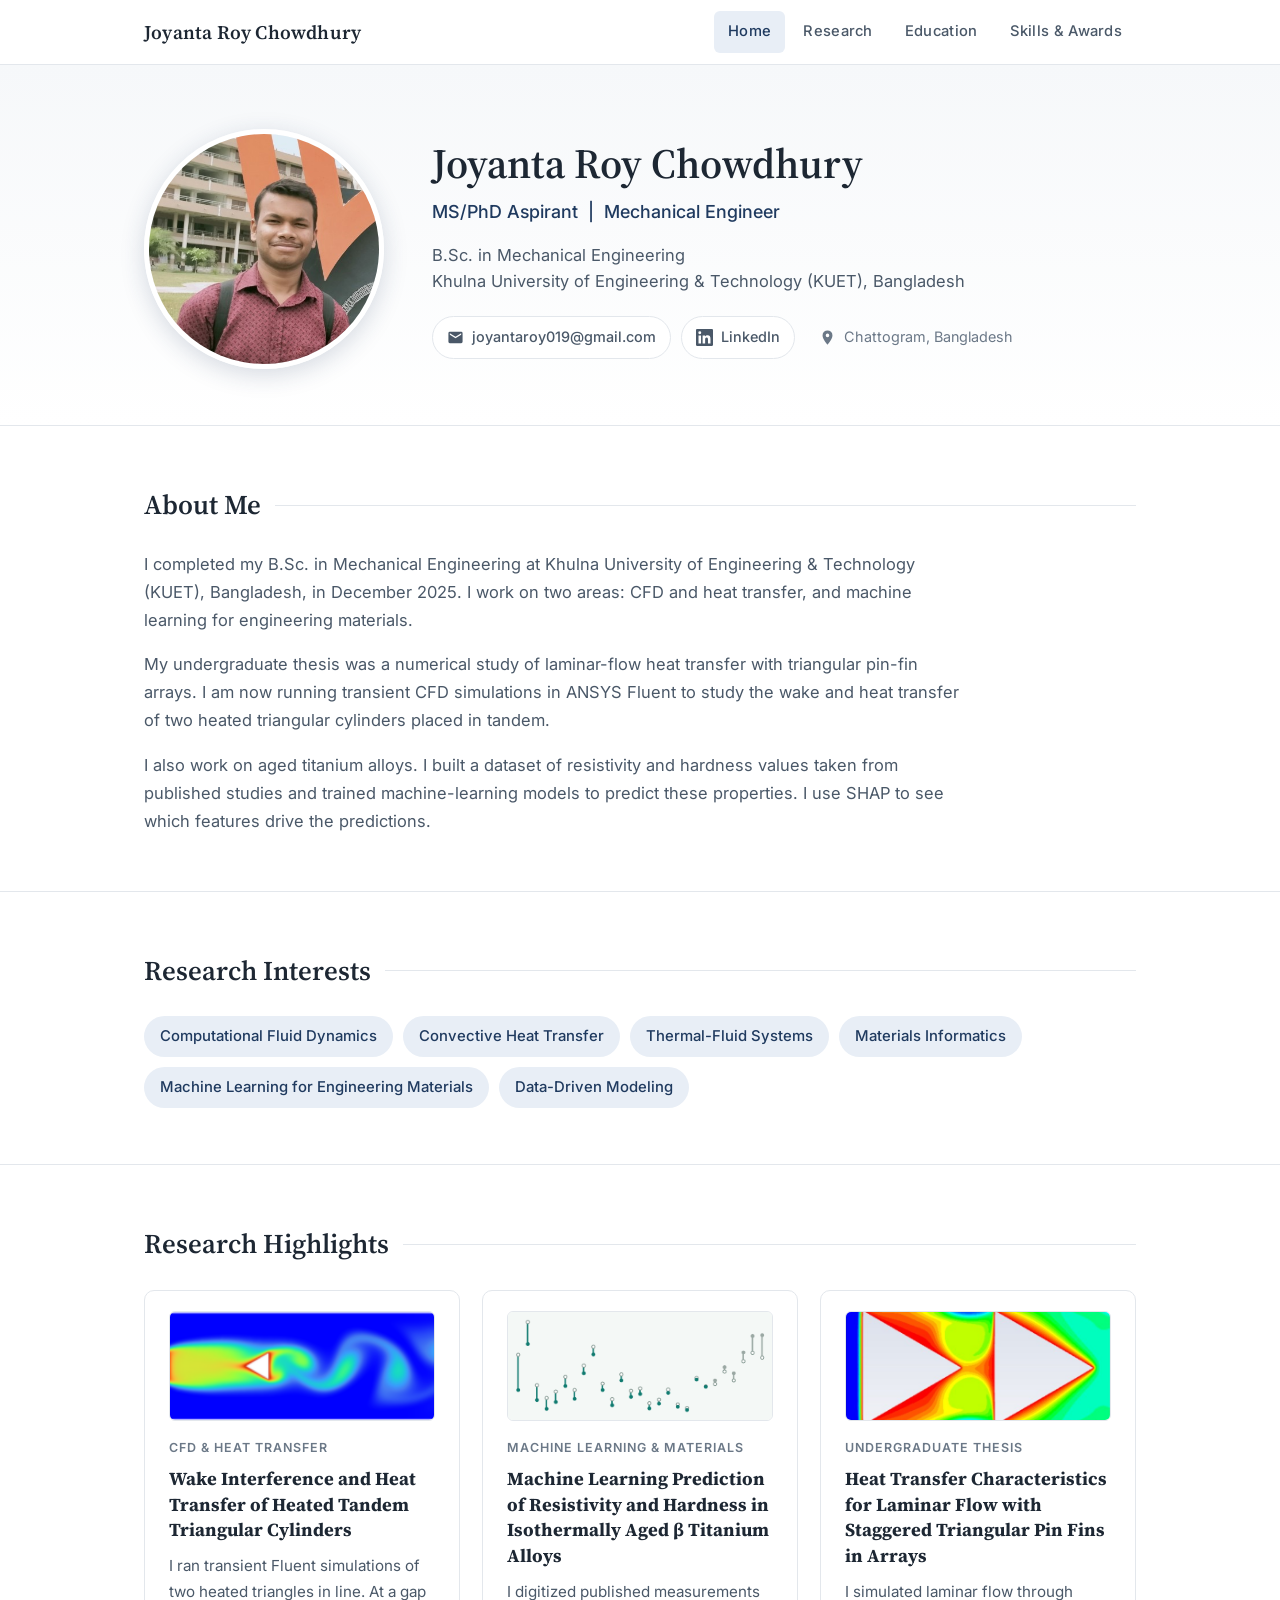
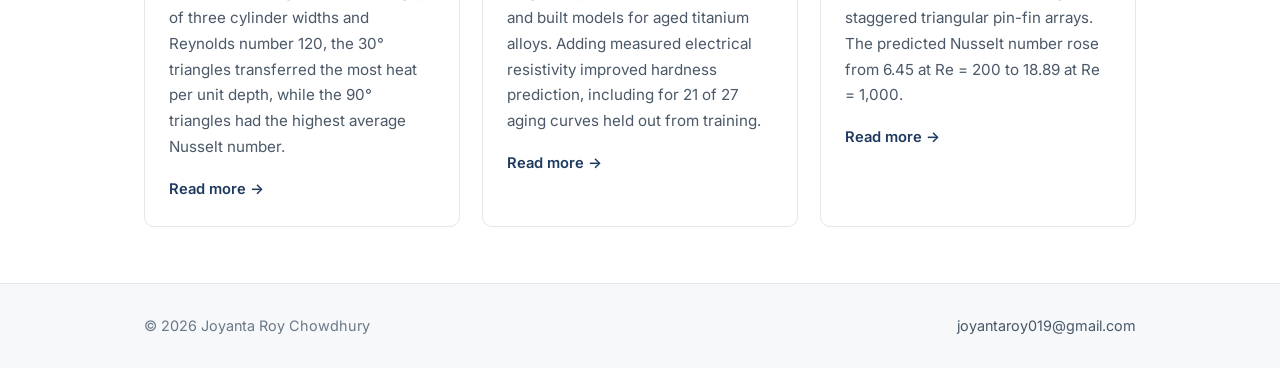
<file: index.html>
<!DOCTYPE html>
<html lang="en">
<head>
  <meta charset="UTF-8">
  <meta name="viewport" content="width=device-width, initial-scale=1.0">
  <title>Joyanta Roy Chowdhury</title>
  <meta name="description" content="Joyanta Roy Chowdhury, Mechanical Engineer (KUET). Research in computational fluid dynamics, convective heat transfer, and machine learning for engineering materials.">
  <meta property="og:title" content="Joyanta Roy Chowdhury">
  <meta property="og:description" content="MS/PhD Aspirant | Mechanical Engineer. CFD, heat transfer, and machine learning for engineering materials.">
  <meta property="og:image" content="https://joyanta23.github.io/assets/img/profile.jpg">
  <meta property="og:type" content="website">
  <link rel="icon" href="data:image/svg+xml,<svg xmlns='http://www.w3.org/2000/svg' viewBox='0 0 64 64'><rect width='64' height='64' rx='12' fill='%231f3a5f'/><text x='32' y='43' font-family='Georgia,serif' font-size='32' font-weight='600' fill='white' text-anchor='middle'>JR</text></svg>">
  <link rel="preconnect" href="https://fonts.googleapis.com">
  <link rel="preconnect" href="https://fonts.gstatic.com" crossorigin>
  <link href="https://fonts.googleapis.com/css2?family=Inter:wght@400;500;600&family=Source+Serif+4:wght@400;600&display=swap" rel="stylesheet">
  <link rel="stylesheet" href="assets/css/style.css">
</head>
<body>

  <header class="site-header">
    <div class="container nav-wrap">
      <a class="brand" href="index.html">Joyanta Roy Chowdhury</a>
      <button class="nav-toggle" aria-label="Open menu" aria-expanded="false"><span></span><span></span><span></span></button>
      <ul class="nav-links">
        <li><a href="index.html" class="active">Home</a></li>
        <li><a href="research.html">Research</a></li>
        <li><a href="education.html">Education</a></li>
        <li><a href="skills.html">Skills &amp; Awards</a></li>
      </ul>
    </div>
  </header>

  <section class="hero">
    <div class="container hero-grid">
      <img class="hero-photo" src="assets/img/profile.jpg" alt="Joyanta Roy Chowdhury">
      <div>
        <h1>Joyanta Roy Chowdhury</h1>
        <p class="tagline">MS/PhD Aspirant &nbsp;|&nbsp; Mechanical Engineer</p>
        <p class="affiliation">B.Sc. in Mechanical Engineering<br>Khulna University of Engineering &amp; Technology (KUET), Bangladesh</p>
        <div class="contact-row">
          <a href="mailto:joyantaroy019@gmail.com">
            <svg viewBox="0 0 24 24" aria-hidden="true"><path d="M20 4H4a2 2 0 0 0-2 2v12a2 2 0 0 0 2 2h16a2 2 0 0 0 2-2V6a2 2 0 0 0-2-2zm0 4.2-8 5-8-5V6l8 5 8-5v2.2z"/></svg>
            joyantaroy019@gmail.com
          </a>
          <a href="https://www.linkedin.com/in/joyanta-roy-chowdhury" target="_blank" rel="noopener">
            <svg viewBox="0 0 24 24" aria-hidden="true"><path d="M20.45 20.45h-3.56v-5.57c0-1.33-.02-3.04-1.85-3.04-1.86 0-2.14 1.45-2.14 2.94v5.67H9.34V9h3.42v1.56h.05c.48-.9 1.64-1.85 3.37-1.85 3.6 0 4.27 2.37 4.27 5.46v6.28zM5.34 7.43a2.06 2.06 0 1 1 0-4.13 2.06 2.06 0 0 1 0 4.13zM7.12 20.45H3.56V9h3.56v11.45zM22.22 0H1.77C.79 0 0 .77 0 1.73v20.54C0 23.23.79 24 1.77 24h20.45c.98 0 1.78-.77 1.78-1.73V1.73C24 .77 23.2 0 22.22 0z"/></svg>
            LinkedIn
          </a>
          <span style="display:inline-flex;align-items:center;gap:8px;padding:8px 14px;color:var(--muted);font-size:0.9rem;">
            <svg viewBox="0 0 24 24" aria-hidden="true" style="width:17px;height:17px;fill:currentColor"><path d="M12 2a7 7 0 0 0-7 7c0 5.25 7 13 7 13s7-7.75 7-13a7 7 0 0 0-7-7zm0 9.5A2.5 2.5 0 1 1 12 6.5a2.5 2.5 0 0 1 0 5z"/></svg>
            Chattogram, Bangladesh
          </span>
        </div>
      </div>
    </div>
  </section>

  <main>
    <section class="section">
      <div class="container">
        <h2 class="section-title">About Me</h2>
        <div class="lead">
          <p>I completed my B.Sc. in Mechanical Engineering at Khulna University of Engineering &amp; Technology (KUET), Bangladesh, in December 2025. I work on two areas: CFD and heat transfer, and machine learning for engineering materials.</p>
          <p>My undergraduate thesis was a numerical study of laminar-flow heat transfer with triangular pin-fin arrays. I am now running transient CFD simulations in ANSYS Fluent to study the wake and heat transfer of two heated triangular cylinders placed in tandem.</p>
          <p>I also work on aged titanium alloys. I built a dataset of resistivity and hardness values taken from published studies and trained machine-learning models to predict these properties. I use SHAP to see which features drive the predictions.</p>
        </div>
      </div>
    </section>

    <section class="section">
      <div class="container">
        <h2 class="section-title">Research Interests</h2>
        <ul class="chips">
          <li>Computational Fluid Dynamics</li>
          <li>Convective Heat Transfer</li>
          <li>Thermal-Fluid Systems</li>
          <li>Materials Informatics</li>
          <li>Machine Learning for Engineering Materials</li>
          <li>Data-Driven Modeling</li>
        </ul>
      </div>
    </section>

    <section class="section">
      <div class="container">
        <h2 class="section-title">Research Highlights</h2>
        <div class="card-grid">
          <article class="card">
            <img class="card-thumb" src="assets/img/cfd-temperature.png" alt="Temperature field behind heated tandem triangular cylinders">
            <p class="kicker">CFD &amp; Heat Transfer</p>
            <h3>Wake Interference and Heat Transfer of Heated Tandem Triangular Cylinders</h3>
            <p>I ran transient Fluent simulations of two heated triangles in line. At a gap of three cylinder widths and Reynolds number 120, the 30° triangles transferred the most heat per unit depth, while the 90° triangles had the highest average Nusselt number.</p>
            <a class="more" href="research-tandem.html">Read more &rarr;</a>
          </article>
          <article class="card">
            <img class="card-thumb" src="assets/img/titanium-curves.png" alt="Hardness prediction error for 27 unseen aging curves, without and with measured resistivity">
            <p class="kicker">Machine Learning &amp; Materials</p>
            <h3>Machine Learning Prediction of Resistivity and Hardness in Isothermally Aged β Titanium Alloys</h3>
            <p>I digitized published measurements and built models for aged titanium alloys. Adding measured electrical resistivity improved hardness prediction, including for 21 of 27 aging curves held out from training.</p>
            <a class="more" href="research-titanium.html">Read more &rarr;</a>
          </article>
          <article class="card">
            <img class="card-thumb" src="assets/img/thesis-temperature.png" alt="Temperature contour around staggered triangular pin fins at Re = 200">
            <p class="kicker">Undergraduate Thesis</p>
            <h3>Heat Transfer Characteristics for Laminar Flow with Staggered Triangular Pin Fins in Arrays</h3>
            <p>I simulated laminar flow through staggered triangular pin-fin arrays. The predicted Nusselt number rose from 6.45 at Re = 200 to 18.89 at Re = 1,000.</p>
            <a class="more" href="research-thesis.html">Read more &rarr;</a>
          </article>
        </div>
      </div>
    </section>
  </main>

  <footer class="site-footer">
    <div class="container footer-wrap">
      <span>&copy; 2026 Joyanta Roy Chowdhury</span>
      <span><a href="mailto:joyantaroy019@gmail.com">joyantaroy019@gmail.com</a></span>
    </div>
  </footer>

  <script src="assets/js/main.js"></script>
</body>
</html>
</file>
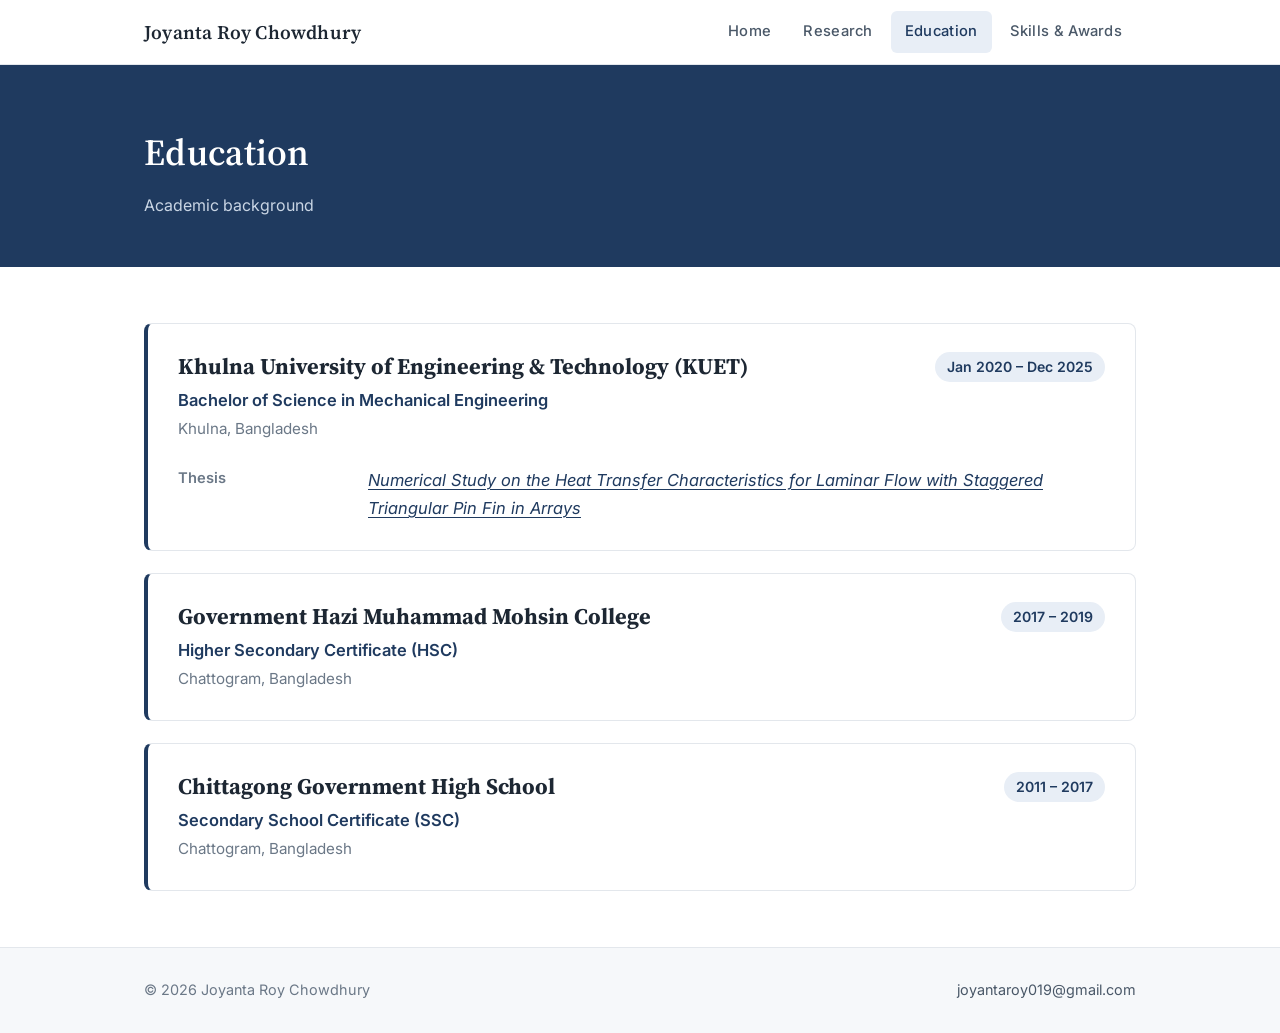
<file: education.html>
<!DOCTYPE html>
<html lang="en">
<head>
  <meta charset="UTF-8">
  <meta name="viewport" content="width=device-width, initial-scale=1.0">
  <title>Education | Joyanta Roy Chowdhury</title>
  <meta name="description" content="Education of Joyanta Roy Chowdhury: B.Sc. in Mechanical Engineering, Khulna University of Engineering & Technology (KUET).">
  <link rel="icon" href="data:image/svg+xml,<svg xmlns='http://www.w3.org/2000/svg' viewBox='0 0 64 64'><rect width='64' height='64' rx='12' fill='%231f3a5f'/><text x='32' y='43' font-family='Georgia,serif' font-size='32' font-weight='600' fill='white' text-anchor='middle'>JR</text></svg>">
  <link rel="preconnect" href="https://fonts.googleapis.com">
  <link rel="preconnect" href="https://fonts.gstatic.com" crossorigin>
  <link href="https://fonts.googleapis.com/css2?family=Inter:wght@400;500;600&family=Source+Serif+4:wght@400;600&display=swap" rel="stylesheet">
  <link rel="stylesheet" href="assets/css/style.css?v=6d87db7">
  <style>.edu + .edu { margin-top: 22px; }</style>
</head>
<body>

  <header class="site-header">
    <div class="container nav-wrap">
      <a class="brand" href="index.html">Joyanta Roy Chowdhury</a>
      <button class="nav-toggle" aria-label="Open menu" aria-expanded="false"><span></span><span></span><span></span></button>
      <ul class="nav-links">
        <li><a href="index.html">Home</a></li>
        <li><a href="research.html">Research</a></li>
        <li><a href="education.html" class="active">Education</a></li>
        <li><a href="skills.html">Skills &amp; Awards</a></li>
      </ul>
    </div>
  </header>

  <div class="page-banner">
    <div class="container">
      <h1>Education</h1>
      <p>Academic background</p>
    </div>
  </div>

  <main class="section">
    <div class="container">
      <article class="edu">
        <div>
          <h2>Khulna University of Engineering &amp; Technology (KUET)</h2>
          <p class="degree">Bachelor of Science in Mechanical Engineering</p>
          <p class="where">Khulna, Bangladesh</p>
        </div>
        <span class="date">Jan 2020 – Dec 2025</span>
        <div class="details">
          <dl class="kv">
            <dt>Thesis</dt>
            <dd><a href="research-thesis.html"><em>Numerical Study on the Heat Transfer Characteristics for Laminar Flow with Staggered Triangular Pin Fin in Arrays</em></a></dd>
          </dl>
        </div>
      </article>

      <article class="edu">
        <div>
          <h2>Government Hazi Muhammad Mohsin College</h2>
          <p class="degree">Higher Secondary Certificate (HSC)</p>
          <p class="where">Chattogram, Bangladesh</p>
        </div>
        <span class="date">2017 – 2019</span>
      </article>

      <article class="edu">
        <div>
          <h2>Chittagong Government High School</h2>
          <p class="degree">Secondary School Certificate (SSC)</p>
          <p class="where">Chattogram, Bangladesh</p>
        </div>
        <span class="date">2011 – 2017</span>
      </article>
    </div>
  </main>

  <footer class="site-footer">
    <div class="container footer-wrap">
      <span>&copy; 2026 Joyanta Roy Chowdhury</span>
      <span><a href="mailto:joyantaroy019@gmail.com">joyantaroy019@gmail.com</a></span>
    </div>
  </footer>

  <script src="assets/js/main.js"></script>
</body>
</html>
</file>
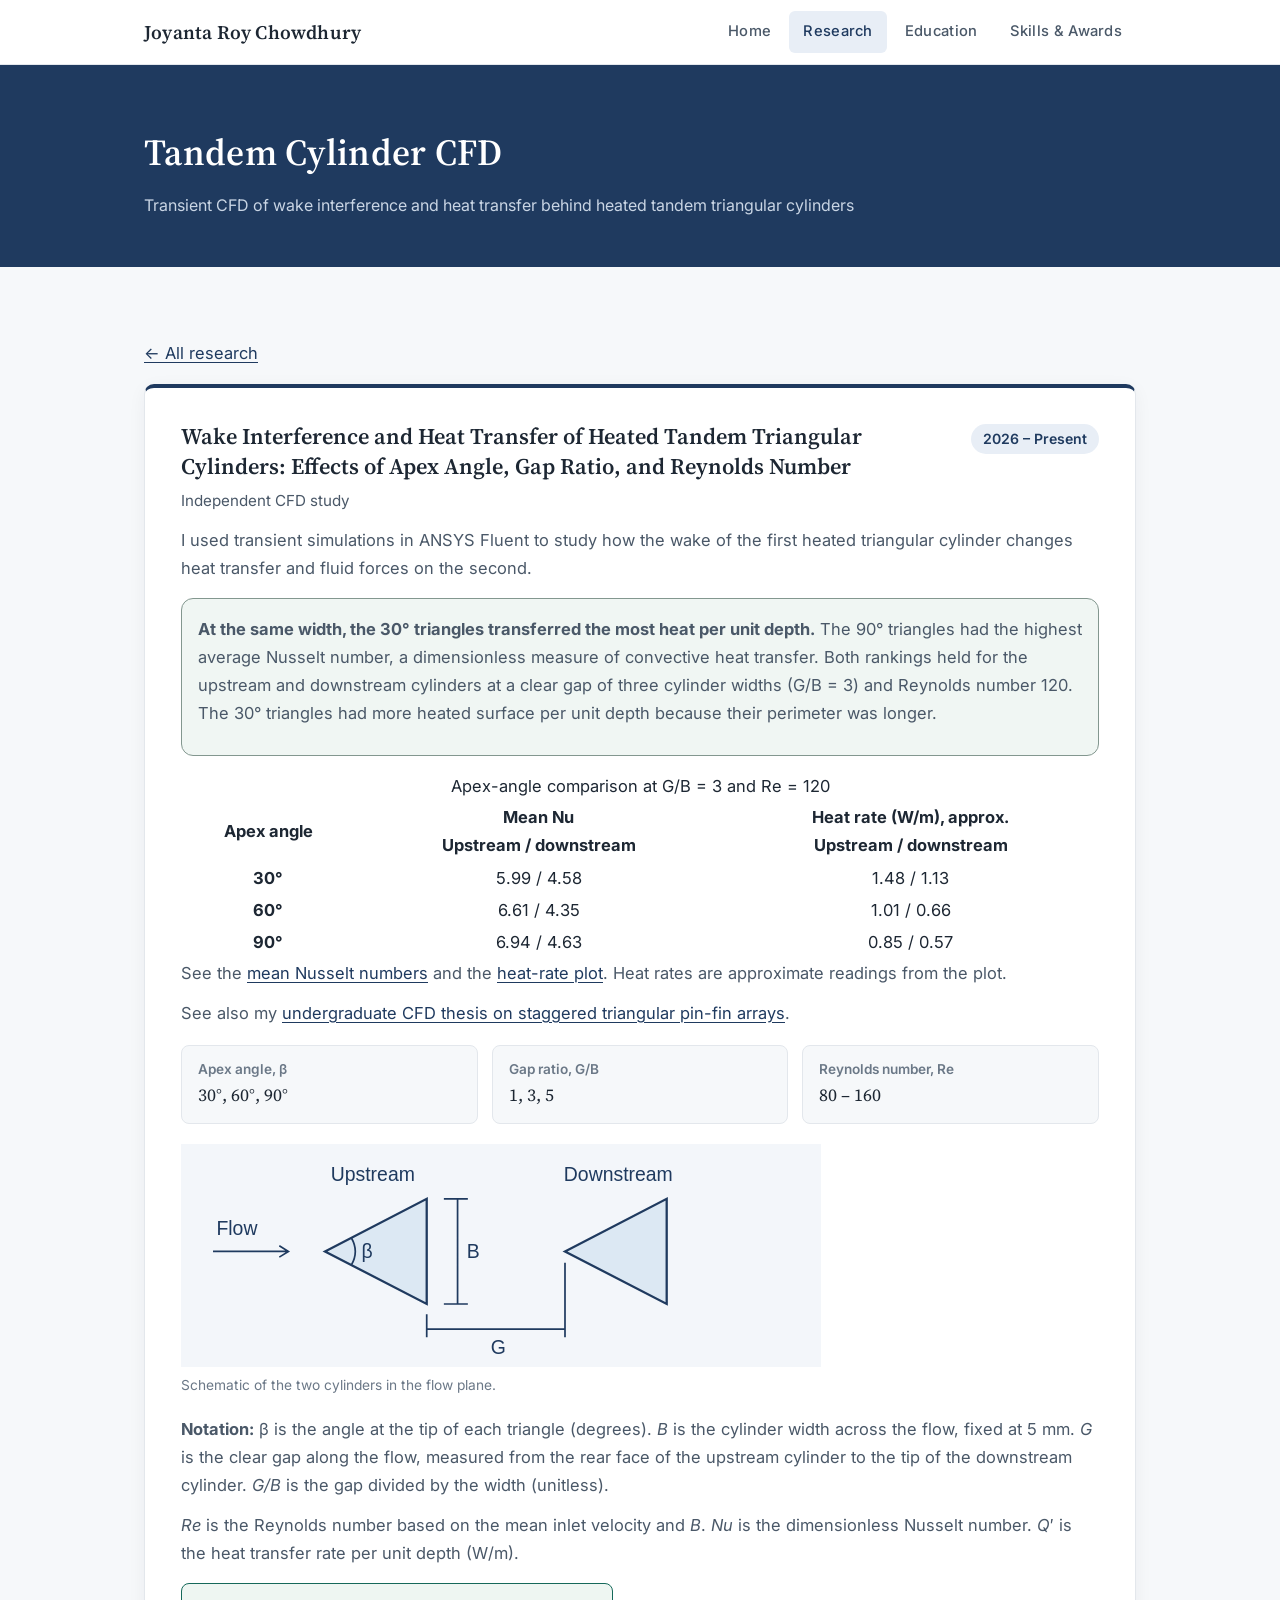
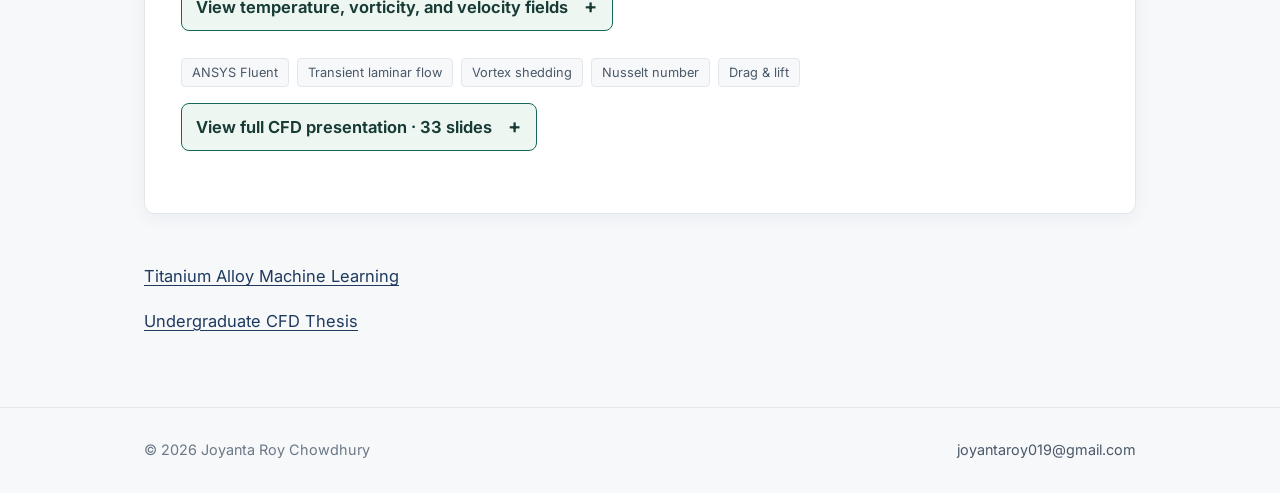
<file: research-tandem.html>
<!DOCTYPE html>
<html lang="en">
<head>
  <meta charset="UTF-8">
  <meta name="viewport" content="width=device-width, initial-scale=1.0">
  <title>Tandem Cylinder CFD | Joyanta Roy Chowdhury</title>
  <meta name="description" content="Transient flow, wake interference, and heat transfer around two heated triangular cylinders.">
  <link rel="icon" href="data:image/svg+xml,<svg xmlns='http://www.w3.org/2000/svg' viewBox='0 0 64 64'><rect width='64' height='64' rx='12' fill='%231f3a5f'/><text x='32' y='43' font-family='Georgia,serif' font-size='32' font-weight='600' fill='white' text-anchor='middle'>JR</text></svg>">
  <link rel="preconnect" href="https://fonts.googleapis.com">
  <link rel="preconnect" href="https://fonts.gstatic.com" crossorigin>
  <link href="https://fonts.googleapis.com/css2?family=Inter:wght@400;500;600&family=Source+Serif+4:wght@400;600&display=swap" rel="stylesheet">
  <link rel="stylesheet" href="assets/css/style.css?v=6d87db7">
<style>
#tandem details > summary { display:flex; align-items:center; justify-content:space-between; gap:1rem; width:fit-content; max-width:100%; margin:.65rem 0; padding:.55rem .9rem; border:1px solid #15695a; border-radius:8px; background:#eef6f2; color:#173b34; font-weight:650; cursor:pointer; list-style:none; }
#tandem details > summary::-webkit-details-marker { display:none; }
#tandem details > summary::after { content:"+"; font-size:1.2em; line-height:1; }
#tandem details[open] > summary::after { content:"−"; }
#tandem details > summary:hover { background:#dceee6; }
#tandem details > summary:focus-visible { outline:2px solid #15695a; outline-offset:3px; }
</style>
</head>
<body>

  <header class="site-header">
    <div class="container nav-wrap">
      <a class="brand" href="index.html">Joyanta Roy Chowdhury</a>
      <button class="nav-toggle" aria-label="Open menu" aria-expanded="false"><span></span><span></span><span></span></button>
      <ul class="nav-links">
        <li><a href="index.html">Home</a></li>
        <li><a href="research.html" class="active">Research</a></li>
        <li><a href="education.html">Education</a></li>
        <li><a href="skills.html">Skills &amp; Awards</a></li>
      </ul>
    </div>
  </header>

  <div class="page-banner">
    <div class="container">
      <h1>Tandem Cylinder CFD</h1>
      <p>Transient CFD of wake interference and heat transfer behind heated tandem triangular cylinders</p>
    </div>
  </div>

  <main class="section research-list">
    <div class="container">

      <p><a href="research.html">← All research</a></p>
<article class="entry" id="tandem">
        <div class="entry-head">
          <h2>Wake Interference and Heat Transfer of Heated Tandem Triangular Cylinders: Effects of Apex Angle, Gap Ratio, and Reynolds Number</h2>
          <span class="date">2026 – Present</span>
        </div>
        <p class="meta">Independent CFD study</p>
        <p>I used transient simulations in ANSYS Fluent to study how the wake of the first heated triangular cylinder changes heat transfer and fluid forces on the second.</p>
        <aside style="margin:1rem 0;padding:1rem;border:1px solid #83978f;border-radius:12px;background:#f0f6f3;color:#173b34">
          <p><strong>At the same width, the 30° triangles transferred the most heat per unit depth.</strong> The 90° triangles had the highest average Nusselt number, a dimensionless measure of convective heat transfer. Both rankings held for the upstream and downstream cylinders at a clear gap of three cylinder widths (G/B = 3) and Reynolds number 120. The 30° triangles had more heated surface per unit depth because their perimeter was longer.</p>
        </aside>
        <div style="overflow-x:auto">
          <table style="width:100%;text-align:center;min-width:28rem">
            <caption>Apex-angle comparison at G/B = 3 and Re = 120</caption>
            <thead><tr><th scope="col">Apex angle</th><th scope="col">Mean Nu<br>Upstream / downstream</th><th scope="col">Heat rate (W/m), approx.<br>Upstream / downstream</th></tr></thead>
            <tbody>
              <tr><th scope="row">30°</th><td>5.99 / 4.58</td><td>1.48 / 1.13</td></tr>
              <tr><th scope="row">60°</th><td>6.61 / 4.35</td><td>1.01 / 0.66</td></tr>
              <tr><th scope="row">90°</th><td>6.94 / 4.63</td><td>0.85 / 0.57</td></tr>
            </tbody>
          </table>
        </div>
        <p>See the <a href="assets/img/tandem/slide-22.jpg">mean Nusselt numbers</a> and the <a href="assets/img/tandem/slide-18.jpg">heat-rate plot</a>. Heat rates are approximate readings from the plot.</p>
        <p>See also my <a href="research-thesis.html">undergraduate CFD thesis on staggered triangular pin-fin arrays</a>.</p>

        <div class="param-row">
          <div class="param"><div class="label">Apex angle, β</div><div class="value">30°, 60°, 90°</div></div>
          <div class="param"><div class="label">Gap ratio, G/B</div><div class="value">1, 3, 5</div></div>
          <div class="param"><div class="label">Reynolds number, Re</div><div class="value">80 – 160</div></div>
        </div>
        <figure style="margin:1.25rem 0;max-width:40rem">
          <svg viewBox="0 0 560 195" role="img" aria-labelledby="tandem-diagram-title tandem-diagram-desc" style="display:block;width:100%;height:auto;color:#1f3a5f;background:#f3f6fa">
            <title id="tandem-diagram-title">Geometry of the two heated triangular cylinders</title>
            <desc id="tandem-diagram-desc">Flow moves left to right. The triangles point upstream. Beta is the tip angle, B is the transverse width, and G is the clear gap between the triangles.</desc>
            <g fill="#dce8f3" stroke="currentColor" stroke-width="2">
              <path d="M126 94 L215 48 V140 Z M336 94 L425 48 V140 Z"/>
            </g>
            <g fill="none" stroke="currentColor" stroke-width="1.5">
              <path d="M28 94 H94 m-8 -5 8 5 -8 5 M230 48 H251 M230 140 H251 M242 48 V140 M215 149 V169 M336 104 V169 M215 162 H336 M149 82 Q156 94 149 106"/>
            </g>
            <g fill="currentColor" font-family="sans-serif" font-size="17">
              <text x="31" y="80">Flow</text><text x="158" y="100">β</text><text x="250" y="100">B</text><text x="271" y="184">G</text>
              <text x="131" y="32">Upstream</text><text x="335" y="32">Downstream</text>
            </g>
          </svg>
          <figcaption>Schematic of the two cylinders in the flow plane.</figcaption>
        </figure>
        <p><strong>Notation:</strong> β is the angle at the tip of each triangle (degrees). <i>B</i> is the cylinder width across the flow, fixed at 5 mm. <i>G</i> is the clear gap along the flow, measured from the rear face of the upstream cylinder to the tip of the downstream cylinder. <i>G/B</i> is the gap divided by the width (unitless).</p>
        <p><i>Re</i> is the Reynolds number based on the mean inlet velocity and <i>B</i>. <i>Nu</i> is the dimensionless Nusselt number. <i>Q</i>′ is the heat transfer rate per unit depth (W/m).</p>

        <details style="margin:1rem 0"><summary>View temperature, vorticity, and velocity fields</summary>
        <div class="figures">
          <figure>
            <img src="assets/img/cfd-temperature.png" alt="Instantaneous temperature field around heated tandem triangular cylinders" loading="lazy">
            <figcaption>Instantaneous temperature field (300–302 K) for β = 60°, G/B = 3, Re = 120.</figcaption>
          </figure>
          <figure>
            <img src="assets/img/cfd-vorticity.png" alt="Instantaneous vorticity field showing vortex shedding behind tandem triangular cylinders" loading="lazy">
            <figcaption>Instantaneous signed vorticity field (−500 to +500 s⁻¹) showing the vortex street behind the downstream cylinder; β = 60°, G/B = 3, Re = 120.</figcaption>
          </figure>
          <figure>
            <img src="assets/img/cfd-velocity.png" alt="Instantaneous velocity magnitude field around tandem triangular cylinders" loading="lazy">
            <figcaption>Instantaneous velocity magnitude (0–0.766 m/s) for the same configuration.</figcaption>
          </figure>
        </div>

        </details>
        <div class="tags">
          <span>ANSYS Fluent</span><span>Transient laminar flow</span><span>Vortex shedding</span><span>Nusselt number</span><span>Drag &amp; lift</span>
        </div>

        <details style="margin:1rem 0"><summary>View full CFD presentation · 33 slides</summary>
        <div class="slides" data-count="33" data-path="assets/img/tandem/" data-title="Tandem cylinders presentation">
          <div class="slide-stage">
            <img class="slide-main" src="assets/img/tandem/slide-01.jpg" alt="Tandem cylinders presentation, slide 1">
          </div>
          <div class="slide-bar">
            <span class="slide-label">Research presentation &middot; 33 slides</span>
            <div class="slide-nav">
              <button type="button" class="slide-prev" aria-label="Previous slide">Previous</button>
              <span class="slide-count">1 / 33</span>
              <button type="button" class="slide-next" aria-label="Next slide">Next</button>
            </div>
          </div>
          <div class="slide-thumbs"></div>
        </div>
        </details>
      </article>
      <nav aria-label="Related research"><p><a href="research-titanium.html">Titanium Alloy Machine Learning</a></p><p><a href="research-thesis.html">Undergraduate CFD Thesis</a></p></nav>


    </div>
  </main>

  <footer class="site-footer">
    <div class="container footer-wrap">
      <span>&copy; 2026 Joyanta Roy Chowdhury</span>
      <span><a href="mailto:joyantaroy019@gmail.com">joyantaroy019@gmail.com</a></span>
    </div>
  </footer>

  <script src="assets/js/main.js"></script>
</body>
</html>
</file>
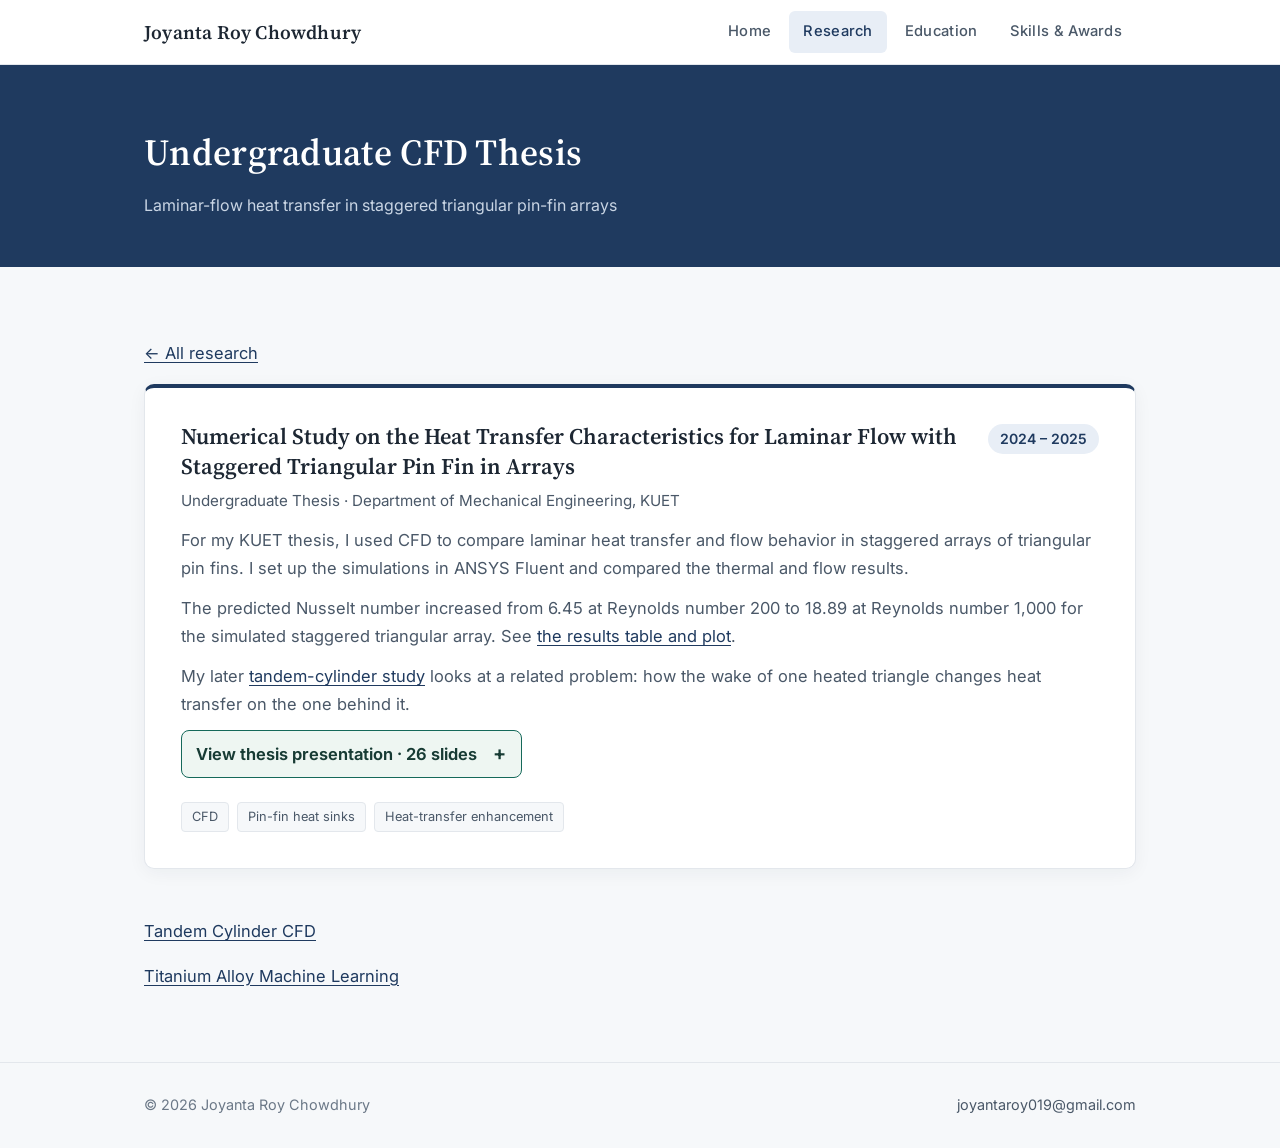
<file: research-thesis.html>
<!DOCTYPE html>
<html lang="en">
<head>
  <meta charset="UTF-8">
  <meta name="viewport" content="width=device-width, initial-scale=1.0">
  <title>Undergraduate CFD Thesis | Joyanta Roy Chowdhury</title>
  <meta name="description" content="Laminar heat transfer in staggered arrays of triangular pin fins.">
  <link rel="icon" href="data:image/svg+xml,<svg xmlns='http://www.w3.org/2000/svg' viewBox='0 0 64 64'><rect width='64' height='64' rx='12' fill='%231f3a5f'/><text x='32' y='43' font-family='Georgia,serif' font-size='32' font-weight='600' fill='white' text-anchor='middle'>JR</text></svg>">
  <link rel="preconnect" href="https://fonts.googleapis.com">
  <link rel="preconnect" href="https://fonts.gstatic.com" crossorigin>
  <link href="https://fonts.googleapis.com/css2?family=Inter:wght@400;500;600&family=Source+Serif+4:wght@400;600&display=swap" rel="stylesheet">
  <link rel="stylesheet" href="assets/css/style.css?v=6d87db7">
<style>
#thesis details > summary { display:flex; align-items:center; justify-content:space-between; gap:1rem; width:fit-content; max-width:100%; margin:.65rem 0; padding:.55rem .9rem; border:1px solid #15695a; border-radius:8px; background:#eef6f2; color:#173b34; font-weight:650; cursor:pointer; list-style:none; }
#thesis details > summary::-webkit-details-marker { display:none; }
#thesis details > summary::after { content:"+"; font-size:1.2em; line-height:1; }
#thesis details[open] > summary::after { content:"−"; }
#thesis details > summary:hover { background:#dceee6; }
#thesis details > summary:focus-visible { outline:2px solid #15695a; outline-offset:3px; }
</style>
</head>
<body>

  <header class="site-header">
    <div class="container nav-wrap">
      <a class="brand" href="index.html">Joyanta Roy Chowdhury</a>
      <button class="nav-toggle" aria-label="Open menu" aria-expanded="false"><span></span><span></span><span></span></button>
      <ul class="nav-links">
        <li><a href="index.html">Home</a></li>
        <li><a href="research.html" class="active">Research</a></li>
        <li><a href="education.html">Education</a></li>
        <li><a href="skills.html">Skills &amp; Awards</a></li>
      </ul>
    </div>
  </header>

  <div class="page-banner">
    <div class="container">
      <h1>Undergraduate CFD Thesis</h1>
      <p>Laminar-flow heat transfer in staggered triangular pin-fin arrays</p>
    </div>
  </div>

  <main class="section research-list">
    <div class="container">

      <p><a href="research.html">← All research</a></p>
<article class="entry" id="thesis">
        <div class="entry-head">
          <h2>Numerical Study on the Heat Transfer Characteristics for Laminar Flow with Staggered Triangular Pin Fin in Arrays</h2>
          <span class="date">2024 – 2025</span>
        </div>
        <p class="meta">Undergraduate Thesis &middot; Department of Mechanical Engineering, KUET</p>
        <p>For my KUET thesis, I used CFD to compare laminar heat transfer and flow behavior in staggered arrays of triangular pin fins. I set up the simulations in ANSYS Fluent and compared the thermal and flow results.</p>
        <p>The predicted Nusselt number increased from 6.45 at Reynolds number 200 to 18.89 at Reynolds number 1,000 for the simulated staggered triangular array. See <a href="assets/img/thesis/slide-20.jpg">the results table and plot</a>.</p>
        <p>My later <a href="research-tandem.html">tandem-cylinder study</a> looks at a related problem: how the wake of one heated triangle changes heat transfer on the one behind it.</p>

        <details><summary>View thesis presentation · 26 slides</summary>
<div class="slides" data-count="26" data-path="assets/img/thesis/" data-title="Thesis presentation">
          <div class="slide-stage">
            <img class="slide-main" src="assets/img/thesis/slide-01.jpg" alt="Thesis presentation, slide 1">
          </div>
          <div class="slide-bar">
            <span class="slide-label">Thesis presentation &middot; 26 slides</span>
            <div class="slide-nav">
              <button type="button" class="slide-prev" aria-label="Previous slide">Previous</button>
              <span class="slide-count">1 / 26</span>
              <button type="button" class="slide-next" aria-label="Next slide">Next</button>
            </div>
          </div>
          <div class="slide-thumbs"></div>
        </div>
</details>
        <div class="tags">
          <span>CFD</span><span>Pin-fin heat sinks</span><span>Heat-transfer enhancement</span>
        </div>
      </article>
      <nav aria-label="Related research"><p><a href="research-tandem.html">Tandem Cylinder CFD</a></p><p><a href="research-titanium.html">Titanium Alloy Machine Learning</a></p></nav>


    </div>
  </main>

  <footer class="site-footer">
    <div class="container footer-wrap">
      <span>&copy; 2026 Joyanta Roy Chowdhury</span>
      <span><a href="mailto:joyantaroy019@gmail.com">joyantaroy019@gmail.com</a></span>
    </div>
  </footer>

  <script src="assets/js/main.js"></script>
</body>
</html>
</file>
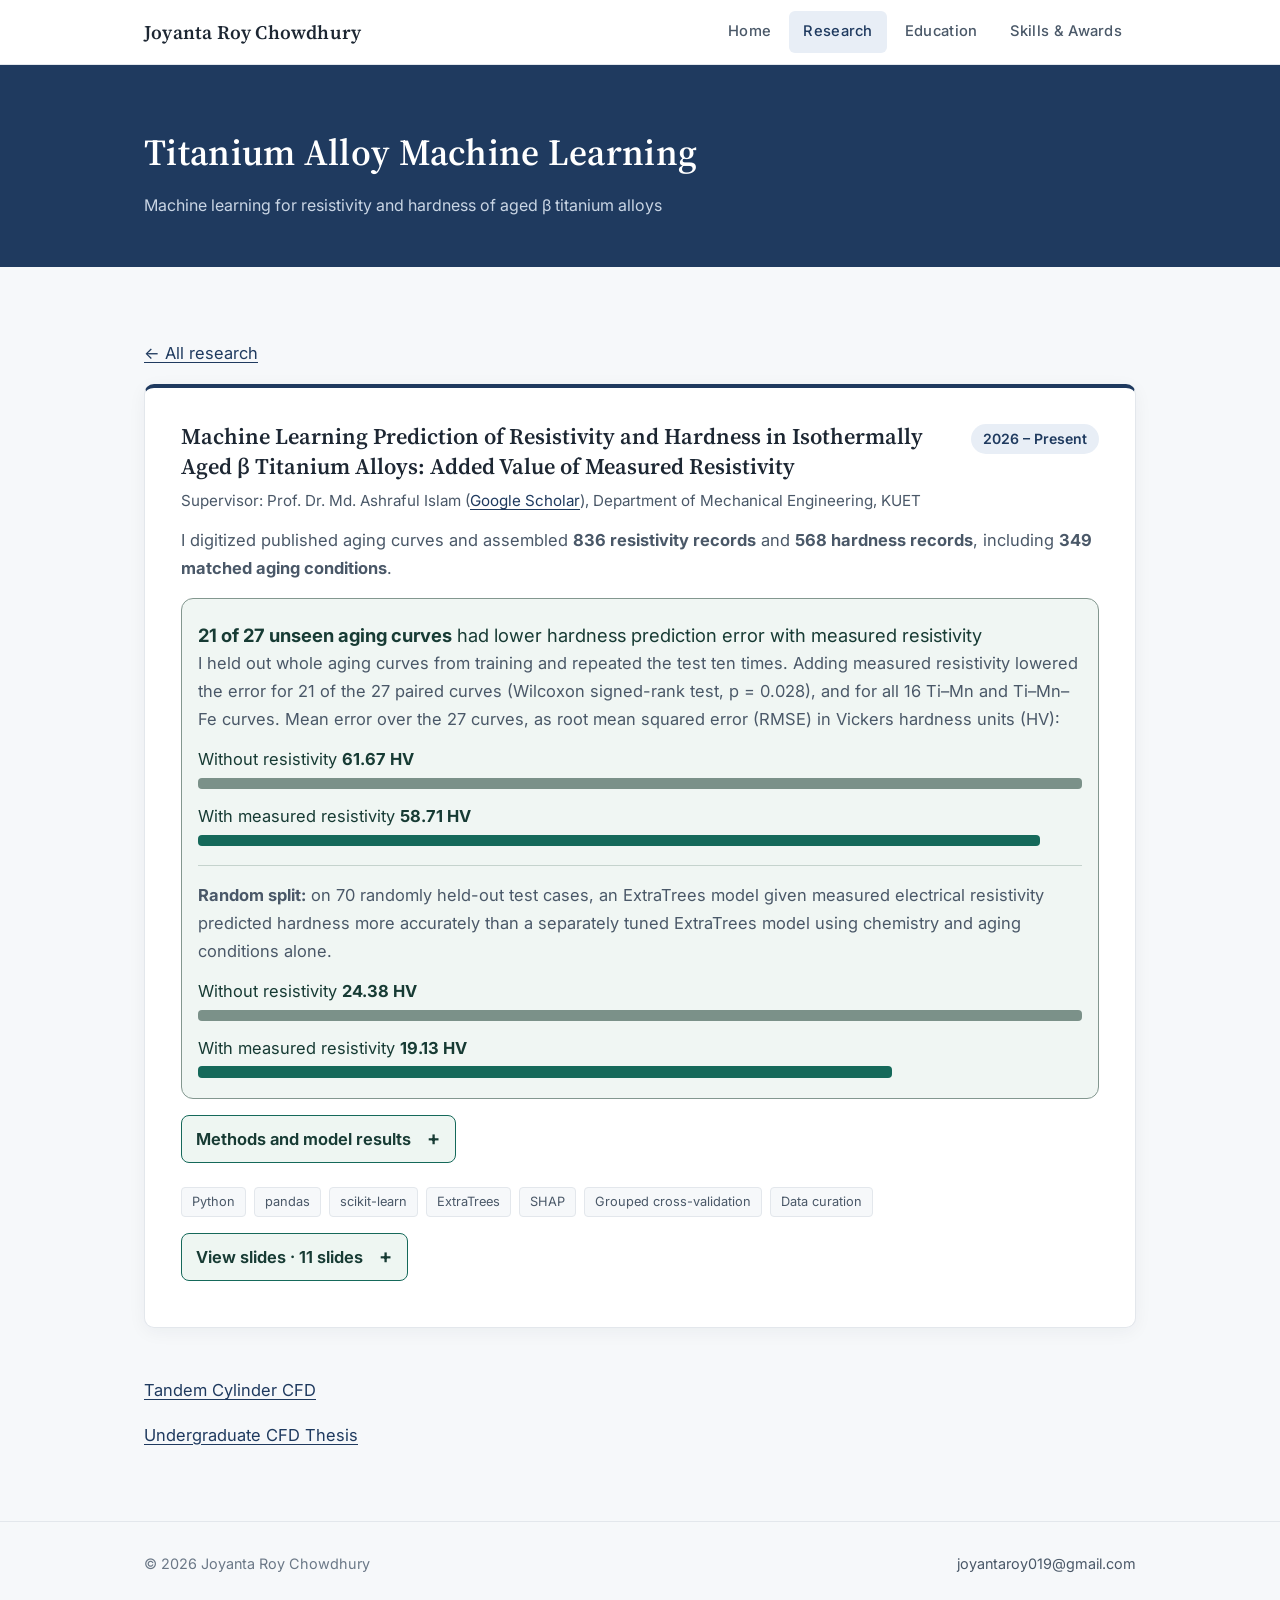
<file: research-titanium.html>
<!DOCTYPE html>
<html lang="en">
<head>
  <meta charset="UTF-8">
  <meta name="viewport" content="width=device-width, initial-scale=1.0">
  <title>Titanium Alloy Machine Learning | Joyanta Roy Chowdhury</title>
  <meta name="description" content="Predicting resistivity and hardness from alloy chemistry and aging conditions.">
  <link rel="icon" href="data:image/svg+xml,<svg xmlns='http://www.w3.org/2000/svg' viewBox='0 0 64 64'><rect width='64' height='64' rx='12' fill='%231f3a5f'/><text x='32' y='43' font-family='Georgia,serif' font-size='32' font-weight='600' fill='white' text-anchor='middle'>JR</text></svg>">
  <link rel="preconnect" href="https://fonts.googleapis.com">
  <link rel="preconnect" href="https://fonts.gstatic.com" crossorigin>
  <link href="https://fonts.googleapis.com/css2?family=Inter:wght@400;500;600&family=Source+Serif+4:wght@400;600&display=swap" rel="stylesheet">
  <link rel="stylesheet" href="assets/css/style.css?v=6d87db7">
<style>
#titanium details > summary { display:flex; align-items:center; justify-content:space-between; gap:1rem; width:fit-content; max-width:100%; margin:.65rem 0; padding:.55rem .9rem; border:1px solid #15695a; border-radius:8px; background:#eef6f2; color:#173b34; font-weight:650; cursor:pointer; list-style:none; }
#titanium details > summary::-webkit-details-marker { display:none; }
#titanium details > summary::after { content:"+"; font-size:1.2em; line-height:1; }
#titanium details[open] > summary::after { content:"−"; }
#titanium details > summary:hover { background:#dceee6; }
#titanium details > summary:focus-visible { outline:2px solid #15695a; outline-offset:3px; }
</style>
</head>
<body>

  <header class="site-header">
    <div class="container nav-wrap">
      <a class="brand" href="index.html">Joyanta Roy Chowdhury</a>
      <button class="nav-toggle" aria-label="Open menu" aria-expanded="false"><span></span><span></span><span></span></button>
      <ul class="nav-links">
        <li><a href="index.html">Home</a></li>
        <li><a href="research.html" class="active">Research</a></li>
        <li><a href="education.html">Education</a></li>
        <li><a href="skills.html">Skills &amp; Awards</a></li>
      </ul>
    </div>
  </header>

  <div class="page-banner">
    <div class="container">
      <h1>Titanium Alloy Machine Learning</h1>
      <p>Machine learning for resistivity and hardness of aged β titanium alloys</p>
    </div>
  </div>

  <main class="section research-list">
    <div class="container">

      <p><a href="research.html">← All research</a></p>
<article class="entry" id="titanium">
        <div class="entry-head">
          <h2>Machine Learning Prediction of Resistivity and Hardness in Isothermally Aged β Titanium Alloys: Added Value of Measured Resistivity</h2>
          <span class="date">2026 – Present</span>
        </div>
        <p class="meta">Supervisor: Prof. Dr. Md. Ashraful Islam (<a href="https://scholar.google.es/citations?hl=en&amp;user=gedmLOgAAAAJ">Google Scholar</a>), Department of Mechanical Engineering, KUET</p>
        <p>I digitized published aging curves and assembled <strong>836 resistivity records</strong> and <strong>568 hardness records</strong>, including <strong>349 matched aging conditions</strong>.</p>
        <figure style="margin:1rem 0;padding:1rem;border:1px solid #83978f;border-radius:12px;background:#f0f6f3;color:#173b34">
          <figcaption style="font-size:1.15rem;line-height:1.4;color:#173b34"><strong>21 of 27 unseen aging curves</strong> had lower hardness prediction error with measured resistivity</figcaption>
          <p>I held out whole aging curves from training and repeated the test ten times. Adding measured resistivity lowered the error for 21 of the 27 paired curves (Wilcoxon signed-rank test, p = 0.028), and for all 16 Ti–Mn and Ti–Mn–Fe curves. Mean error over the 27 curves, as root mean squared error (RMSE) in Vickers hardness units (HV):</p>
          <div>Without resistivity <strong>61.67 HV</strong></div>
          <div aria-hidden="true" style="height:.7rem;width:100%;background:#7b9189;border-radius:4px;margin:.3rem 0 .8rem"></div>
          <div>With measured resistivity <strong>58.71 HV</strong></div>
          <div aria-hidden="true" style="height:.7rem;width:95.2%;background:#15695a;border-radius:4px;margin:.3rem 0"></div>
          <p style="margin-top:1.2rem;padding-top:.9rem;border-top:1px solid #c5d3cd"><strong>Random split:</strong> on 70 randomly held-out test cases, an ExtraTrees model given measured electrical resistivity predicted hardness more accurately than a separately tuned ExtraTrees model using chemistry and aging conditions alone.</p>
          <div>Without resistivity <strong>24.38 HV</strong></div>
          <div aria-hidden="true" style="height:.7rem;width:100%;background:#7b9189;border-radius:4px;margin:.3rem 0 .8rem"></div>
          <div>With measured resistivity <strong>19.13 HV</strong></div>
          <div aria-hidden="true" style="height:.7rem;width:78.47%;background:#15695a;border-radius:4px;margin:.3rem 0"></div>
        </figure>
        <details>
          <summary>Methods and model results</summary>
          <p>I matched measurements by alloy and processing conditions, selected models by five-fold cross-validation on training rows, and evaluated them on held-out rows. ExtraTrees achieved test R² of 0.9640 for resistivity and 0.9703 for hardness. I used SHAP to examine how inputs contributed to the model predictions.</p>
          <p>Because points on one aging curve are very similar, I also tested the models on aging curves held out entirely from training, with nested tuning and ten repeats. Resistivity prediction stayed strong (R² = 0.885 ± 0.013, and 0.752 when whole alloy systems were held out). Measured resistivity lowered the hardness error for 21 of 27 unseen curves, and in one curve-grouped split it helped all seven models tested.</p>
        </details>
        <div class="tags">
          <span>Python</span><span>pandas</span><span>scikit-learn</span><span>ExtraTrees</span><span>SHAP</span><span>Grouped cross-validation</span><span>Data curation</span>
        </div>

        <details style="margin-top:1rem">
          <summary>View slides · 11 slides</summary>
        <div class="slides" data-count="11" data-path="assets/img/titanium/" data-title="Titanium alloys presentation">
          <div class="slide-stage">
            <img class="slide-main" src="assets/img/titanium/slide-01.jpg" alt="Titanium alloys presentation, slide 1">
          </div>
          <div class="slide-bar">
            <span class="slide-label">Research presentation &middot; 11 slides</span>
            <div class="slide-nav">
              <button type="button" class="slide-prev" aria-label="Previous slide">Previous</button>
              <span class="slide-count">1 / 11</span>
              <button type="button" class="slide-next" aria-label="Next slide">Next</button>
            </div>
          </div>
          <div class="slide-thumbs"></div>
        </div>
        </details>
      </article>
      <nav aria-label="Related research"><p><a href="research-tandem.html">Tandem Cylinder CFD</a></p><p><a href="research-thesis.html">Undergraduate CFD Thesis</a></p></nav>


    </div>
  </main>

  <footer class="site-footer">
    <div class="container footer-wrap">
      <span>&copy; 2026 Joyanta Roy Chowdhury</span>
      <span><a href="mailto:joyantaroy019@gmail.com">joyantaroy019@gmail.com</a></span>
    </div>
  </footer>

  <script src="assets/js/main.js"></script>
</body>
</html>
</file>
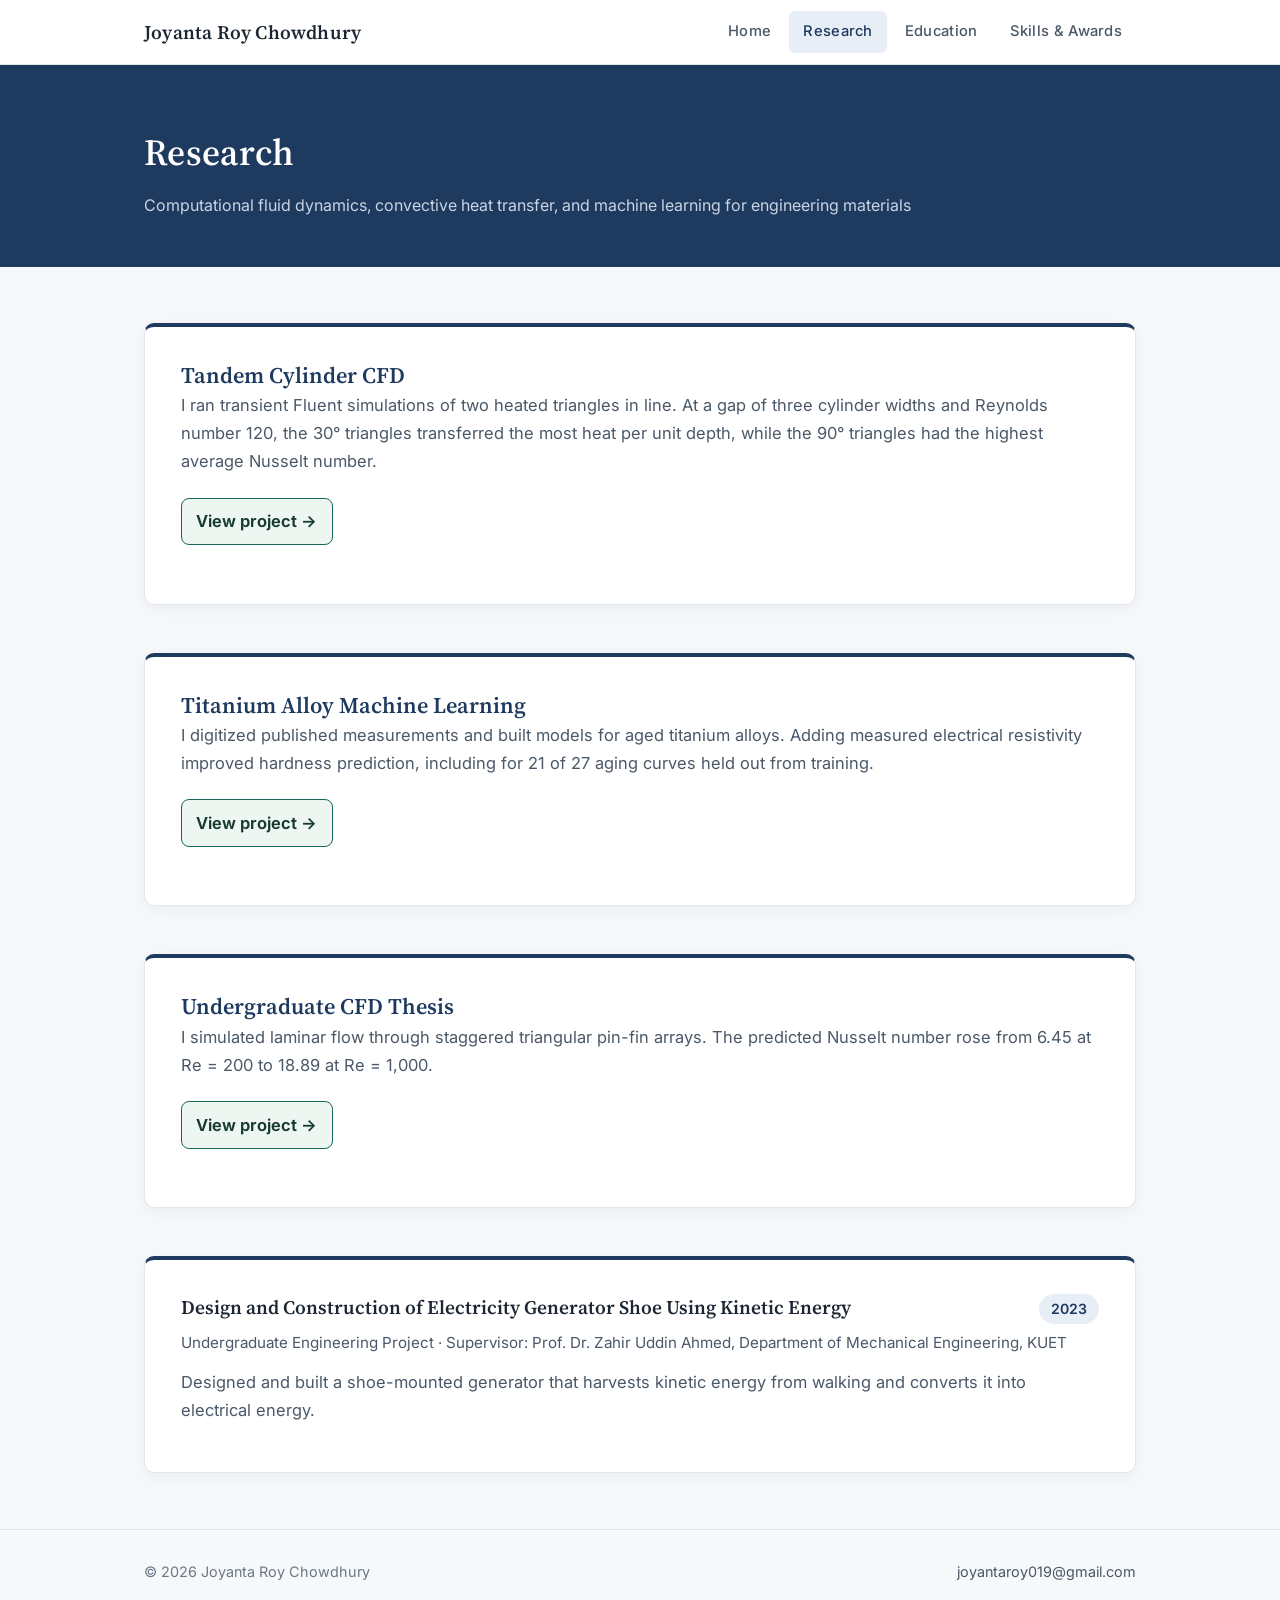
<file: research.html>
<!DOCTYPE html>
<html lang="en">
<head>
  <meta charset="UTF-8">
  <meta name="viewport" content="width=device-width, initial-scale=1.0">
  <title>Research | Joyanta Roy Chowdhury</title>
  <meta name="description" content="Research by Joyanta Roy Chowdhury: CFD and heat transfer of tandem triangular cylinders, interpretable machine learning for aged titanium alloys, and pin-fin heat transfer.">
  <link rel="icon" href="data:image/svg+xml,<svg xmlns='http://www.w3.org/2000/svg' viewBox='0 0 64 64'><rect width='64' height='64' rx='12' fill='%231f3a5f'/><text x='32' y='43' font-family='Georgia,serif' font-size='32' font-weight='600' fill='white' text-anchor='middle'>JR</text></svg>">
  <link rel="preconnect" href="https://fonts.googleapis.com">
  <link rel="preconnect" href="https://fonts.gstatic.com" crossorigin>
  <link href="https://fonts.googleapis.com/css2?family=Inter:wght@400;500;600&family=Source+Serif+4:wght@400;600&display=swap" rel="stylesheet">
  <link rel="stylesheet" href="assets/css/style.css">
<style>
#titanium details > summary { display:flex; align-items:center; justify-content:space-between; gap:1rem; width:fit-content; max-width:100%; margin:.65rem 0; padding:.55rem .9rem; border:1px solid #15695a; border-radius:8px; background:#eef6f2; color:#173b34; font-weight:650; cursor:pointer; list-style:none; }
#titanium details > summary::-webkit-details-marker { display:none; }
#titanium details > summary::after { content:"+"; font-size:1.2em; line-height:1; }
#titanium details[open] > summary::after { content:"−"; }
#titanium details > summary:hover { background:#dceee6; }
#titanium details > summary:focus-visible { outline:2px solid #15695a; outline-offset:3px; }
.research-button { display:inline-flex; align-items:center; justify-content:space-between; gap:1rem; width:fit-content; max-width:100%; margin:.65rem 0; padding:.55rem .9rem; border:1px solid #15695a; border-radius:8px; background:#eef6f2; color:#173b34; font-weight:650; cursor:pointer; list-style:none; }
.research-button:hover{background:#dceee6}
.research-button:focus-visible{outline:2px solid #15695a;outline-offset:3px}
</style>
</head>
<body>

  <header class="site-header">
    <div class="container nav-wrap">
      <a class="brand" href="index.html">Joyanta Roy Chowdhury</a>
      <button class="nav-toggle" aria-label="Open menu" aria-expanded="false"><span></span><span></span><span></span></button>
      <ul class="nav-links">
        <li><a href="index.html">Home</a></li>
        <li><a href="research.html" class="active">Research</a></li>
        <li><a href="education.html">Education</a></li>
        <li><a href="skills.html">Skills &amp; Awards</a></li>
      </ul>
    </div>
  </header>

  <div class="page-banner">
    <div class="container">
      <h1>Research</h1>
      <p>Computational fluid dynamics, convective heat transfer, and machine learning for engineering materials</p>
    </div>
  </div>

  <main class="section research-list">
    <div class="container">

      <article class="entry" id="tandem">
        <h2><a href="research-tandem.html">Tandem Cylinder CFD</a></h2>
        <p>I ran transient Fluent simulations of two heated triangles in line. At a gap of three cylinder widths and Reynolds number 120, the 30° triangles transferred the most heat per unit depth, while the 90° triangles had the highest average Nusselt number.</p>
        <p><a class="research-button" href="research-tandem.html">View project →</a></p>
      </article>

      <article class="entry" id="titanium">
        <h2><a href="research-titanium.html">Titanium Alloy Machine Learning</a></h2>
        <p>I digitized published measurements and built models for aged titanium alloys. Adding measured electrical resistivity improved hardness prediction, including for 21 of 27 aging curves held out from training.</p>
        <p><a class="research-button" href="research-titanium.html">View project →</a></p>
      </article>

      <article class="entry" id="thesis">
        <h2><a href="research-thesis.html">Undergraduate CFD Thesis</a></h2>
        <p>I simulated laminar flow through staggered triangular pin-fin arrays. The predicted Nusselt number rose from 6.45 at Re = 200 to 18.89 at Re = 1,000.</p>
        <p><a class="research-button" href="research-thesis.html">View project →</a></p>
      </article>

      <article class="entry" id="project">
        <div class="entry-head">
          <h3>Design and Construction of Electricity Generator Shoe Using Kinetic Energy</h3>
          <span class="date">2023</span>
        </div>
        <p class="meta">Undergraduate Engineering Project &middot; Supervisor: Prof. Dr. Zahir Uddin Ahmed, Department of Mechanical Engineering, KUET</p>
        <p>Designed and built a shoe-mounted generator that harvests kinetic energy from walking and converts it into electrical energy.</p>
      </article>

    </div>
  </main>

  <footer class="site-footer">
    <div class="container footer-wrap">
      <span>&copy; 2026 Joyanta Roy Chowdhury</span>
      <span><a href="mailto:joyantaroy019@gmail.com">joyantaroy019@gmail.com</a></span>
    </div>
  </footer>

  <script src="assets/js/main.js"></script>
</body>
</html>
</file>
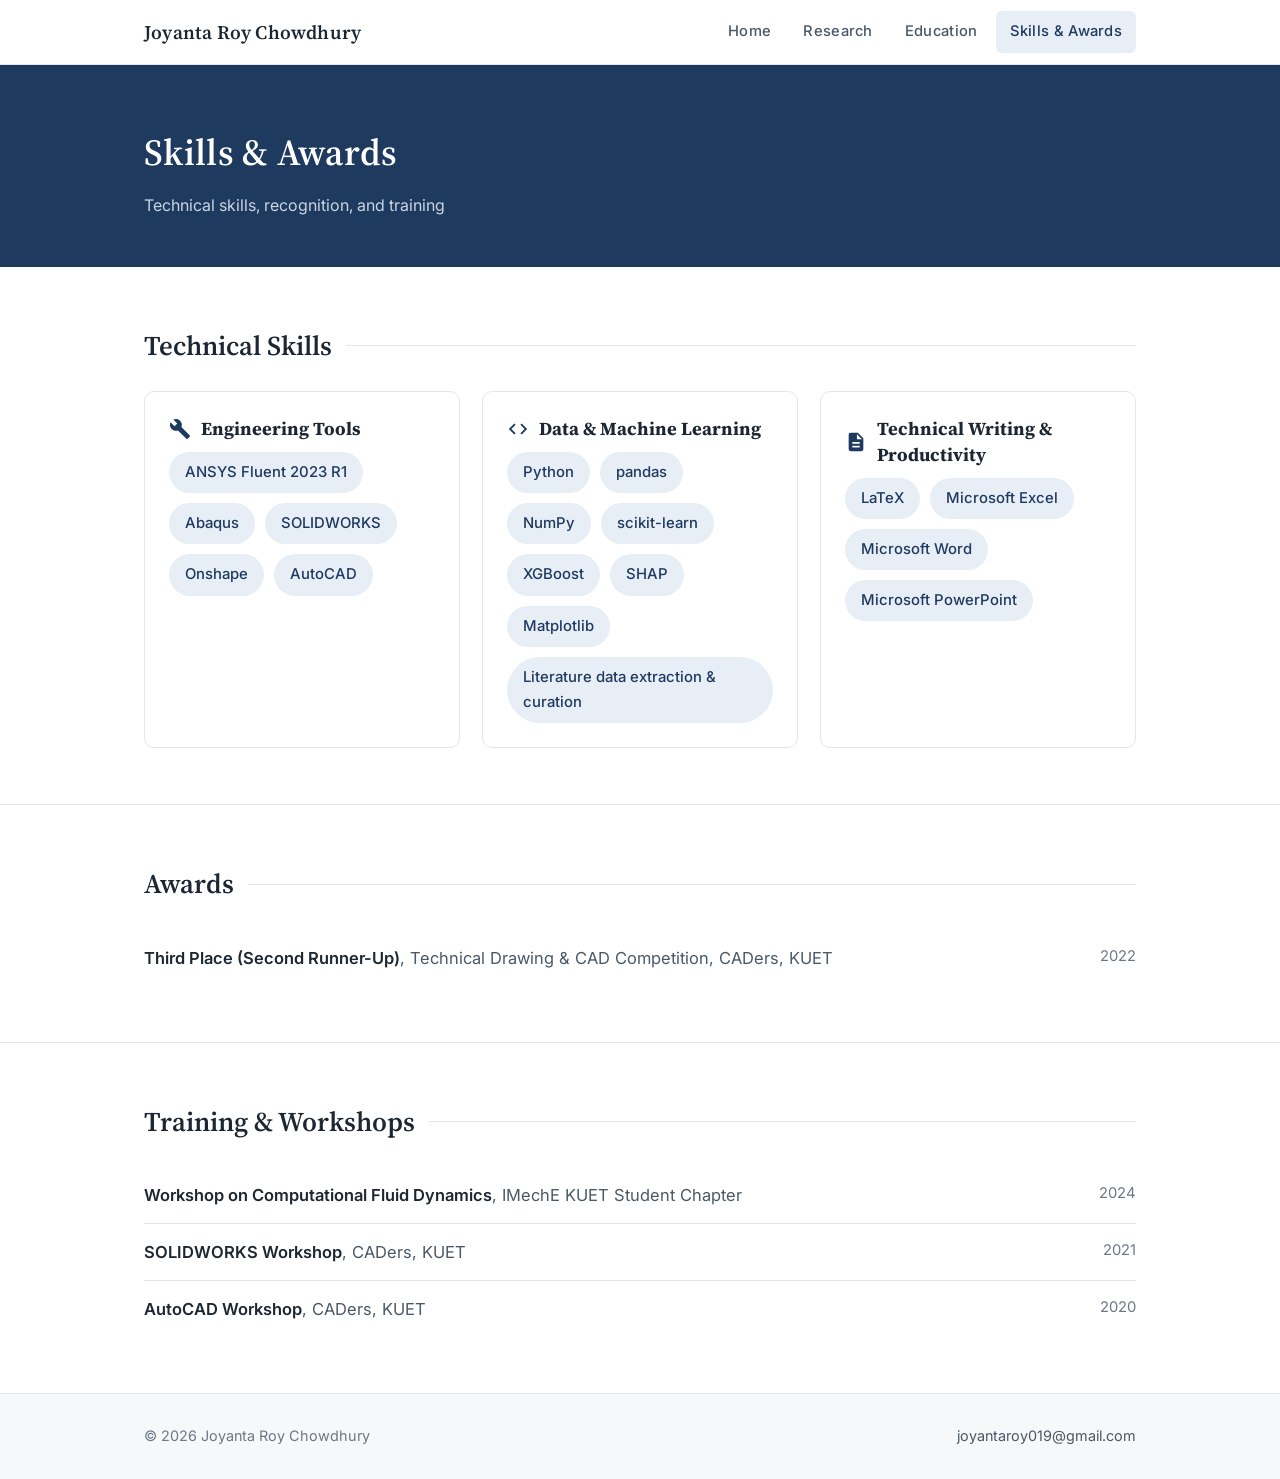
<file: skills.html>
<!DOCTYPE html>
<html lang="en">
<head>
  <meta charset="UTF-8">
  <meta name="viewport" content="width=device-width, initial-scale=1.0">
  <title>Skills &amp; Awards | Joyanta Roy Chowdhury</title>
  <meta name="description" content="Technical skills, awards, and training of Joyanta Roy Chowdhury.">
  <link rel="icon" href="data:image/svg+xml,<svg xmlns='http://www.w3.org/2000/svg' viewBox='0 0 64 64'><rect width='64' height='64' rx='12' fill='%231f3a5f'/><text x='32' y='43' font-family='Georgia,serif' font-size='32' font-weight='600' fill='white' text-anchor='middle'>JR</text></svg>">
  <link rel="preconnect" href="https://fonts.googleapis.com">
  <link rel="preconnect" href="https://fonts.gstatic.com" crossorigin>
  <link href="https://fonts.googleapis.com/css2?family=Inter:wght@400;500;600&family=Source+Serif+4:wght@400;600&display=swap" rel="stylesheet">
  <link rel="stylesheet" href="assets/css/style.css">
</head>
<body>

  <header class="site-header">
    <div class="container nav-wrap">
      <a class="brand" href="index.html">Joyanta Roy Chowdhury</a>
      <button class="nav-toggle" aria-label="Open menu" aria-expanded="false"><span></span><span></span><span></span></button>
      <ul class="nav-links">
        <li><a href="index.html">Home</a></li>
        <li><a href="research.html">Research</a></li>
        <li><a href="education.html">Education</a></li>
        <li><a href="skills.html" class="active">Skills &amp; Awards</a></li>
      </ul>
    </div>
  </header>

  <div class="page-banner">
    <div class="container">
      <h1>Skills &amp; Awards</h1>
      <p>Technical skills, recognition, and training</p>
    </div>
  </div>

  <main>
    <section class="section">
      <div class="container">
        <h2 class="section-title">Technical Skills</h2>
        <div class="skill-grid">
          <div class="card">
            <h3><svg viewBox="0 0 24 24" aria-hidden="true"><path d="M22.7 19l-9.1-9.1c.9-2.3.4-5-1.5-6.9-2-2-5-2.4-7.4-1.3L9 6 6 9 1.6 4.7C.4 7.1.9 10.1 2.9 12.1c1.9 1.9 4.6 2.4 6.9 1.5l9.1 9.1c.4.4 1 .4 1.4 0l2.3-2.3c.5-.4.5-1.1.1-1.4z"/></svg>Engineering Tools</h3>
            <ul class="chips">
              <li>ANSYS Fluent 2023 R1</li>
              <li>Abaqus</li>
              <li>SOLIDWORKS</li>
              <li>Onshape</li>
              <li>AutoCAD</li>
            </ul>
          </div>
          <div class="card">
            <h3><svg viewBox="0 0 24 24" aria-hidden="true"><path d="M9.4 16.6 4.8 12l4.6-4.6L8 6l-6 6 6 6 1.4-1.4zm5.2 0 4.6-4.6-4.6-4.6L16 6l6 6-6 6-1.4-1.4z"/></svg>Data &amp; Machine Learning</h3>
            <ul class="chips">
              <li>Python</li>
              <li>pandas</li>
              <li>NumPy</li>
              <li>scikit-learn</li>
              <li>XGBoost</li>
              <li>SHAP</li>
              <li>Matplotlib</li>
              <li>Literature data extraction &amp; curation</li>
            </ul>
          </div>
          <div class="card">
            <h3><svg viewBox="0 0 24 24" aria-hidden="true"><path d="M14 2H6a2 2 0 0 0-2 2v16a2 2 0 0 0 2 2h12a2 2 0 0 0 2-2V8l-6-6zm2 16H8v-2h8v2zm0-4H8v-2h8v2zm-3-5V3.5L18.5 9H13z"/></svg>Technical Writing &amp; Productivity</h3>
            <ul class="chips">
              <li>LaTeX</li>
              <li>Microsoft Excel</li>
              <li>Microsoft Word</li>
              <li>Microsoft PowerPoint</li>
            </ul>
          </div>
        </div>
      </div>
    </section>

    <section class="section">
      <div class="container">
        <h2 class="section-title">Awards</h2>
        <ul class="list-clean">
          <li><span><strong>Third Place (Second Runner-Up)</strong>, Technical Drawing &amp; CAD Competition, CADers, KUET</span><span class="yr">2022</span></li>
        </ul>
      </div>
    </section>

    <section class="section">
      <div class="container">
        <h2 class="section-title">Training &amp; Workshops</h2>
        <ul class="list-clean">
          <li><span><strong>Workshop on Computational Fluid Dynamics</strong>, IMechE KUET Student Chapter</span><span class="yr">2024</span></li>
          <li><span><strong>SOLIDWORKS Workshop</strong>, CADers, KUET</span><span class="yr">2021</span></li>
          <li><span><strong>AutoCAD Workshop</strong>, CADers, KUET</span><span class="yr">2020</span></li>
        </ul>
      </div>
    </section>
  </main>

  <footer class="site-footer">
    <div class="container footer-wrap">
      <span>&copy; 2026 Joyanta Roy Chowdhury</span>
      <span><a href="mailto:joyantaroy019@gmail.com">joyantaroy019@gmail.com</a></span>
    </div>
  </footer>

  <script src="assets/js/main.js"></script>
</body>
</html>
</file>
<file: assets/css/style.css>
/* ===== Base ===== */
:root {
  --ink: #1d2733;
  --ink-soft: #4a5868;
  --muted: #6b7887;
  --line: #e3e7ec;
  --bg: #ffffff;
  --bg-soft: #f6f8fa;
  --accent: #1f3a5f;
  --accent-soft: #e8eef6;
  --max: 1040px;
  --serif: "Source Serif 4", Georgia, "Times New Roman", serif;
  --sans: "Inter", -apple-system, "Segoe UI", Roboto, Helvetica, Arial, sans-serif;
}

* { box-sizing: border-box; }

html { scroll-behavior: smooth; }

body {
  margin: 0;
  background: var(--bg);
  color: var(--ink);
  font-family: var(--sans);
  font-size: 16.5px;
  line-height: 1.7;
  -webkit-font-smoothing: antialiased;
}

img { max-width: 100%; display: block; }

a { color: var(--accent); text-decoration: none; }
a:hover { text-decoration: underline; }

.container {
  max-width: var(--max);
  margin: 0 auto;
  padding: 0 24px;
}

/* ===== Header / navigation ===== */
.site-header {
  position: sticky;
  top: 0;
  z-index: 50;
  background: rgba(255, 255, 255, 0.96);
  backdrop-filter: blur(6px);
  border-bottom: 1px solid var(--line);
}

.nav-wrap {
  display: flex;
  align-items: center;
  justify-content: space-between;
  height: 64px;
}

.brand {
  font-family: var(--serif);
  font-size: 1.2rem;
  font-weight: 600;
  color: var(--ink);
  letter-spacing: 0.2px;
}
.brand:hover { text-decoration: none; color: var(--accent); }

.nav-links {
  display: flex;
  gap: 4px;
  list-style: none;
  margin: 0;
  padding: 0;
}

.nav-links a {
  display: block;
  padding: 8px 14px;
  font-size: 0.92rem;
  font-weight: 500;
  color: var(--ink-soft);
  border-radius: 6px;
  letter-spacing: 0.3px;
}
.nav-links a:hover { background: var(--bg-soft); color: var(--accent); text-decoration: none; }
.nav-links a.active { color: var(--accent); background: var(--accent-soft); }

.nav-toggle {
  display: none;
  background: none;
  border: 1px solid var(--line);
  border-radius: 6px;
  padding: 7px 9px;
  cursor: pointer;
}
.nav-toggle span {
  display: block;
  width: 20px;
  height: 2px;
  margin: 4px 0;
  background: var(--ink);
}

/* ===== Page banner (inner pages) ===== */
.page-banner {
  background: var(--accent);
  color: #fff;
  padding: 56px 0 48px;
}
.page-banner h1 {
  font-family: var(--serif);
  font-weight: 600;
  font-size: 2.3rem;
  margin: 0;
  letter-spacing: 0.3px;
}
.page-banner p {
  margin: 8px 0 0;
  color: #c9d5e4;
  font-size: 1rem;
}

/* ===== Hero (home) ===== */
.hero {
  background: linear-gradient(180deg, var(--bg-soft) 0%, #ffffff 100%);
  border-bottom: 1px solid var(--line);
  padding: 64px 0 56px;
}

.hero-grid {
  display: grid;
  grid-template-columns: 240px 1fr;
  gap: 48px;
  align-items: center;
}

.hero-photo {
  width: 240px;
  height: 240px;
  border-radius: 50%;
  object-fit: cover;
  border: 5px solid #fff;
  box-shadow: 0 6px 24px rgba(31, 58, 95, 0.18);
}

.hero h1 {
  font-family: var(--serif);
  font-weight: 600;
  font-size: 2.6rem;
  line-height: 1.2;
  margin: 0 0 8px;
  color: var(--ink);
}

.tagline {
  font-size: 1.12rem;
  color: var(--accent);
  font-weight: 500;
  margin: 0 0 14px;
}

.affiliation {
  color: var(--ink-soft);
  margin: 0 0 22px;
  line-height: 1.6;
}

.contact-row {
  display: flex;
  flex-wrap: wrap;
  gap: 10px;
}

.contact-row a {
  display: inline-flex;
  align-items: center;
  gap: 8px;
  padding: 8px 14px;
  border: 1px solid var(--line);
  border-radius: 999px;
  background: #fff;
  color: var(--ink-soft);
  font-size: 0.9rem;
  font-weight: 500;
}
.contact-row a:hover { border-color: var(--accent); color: var(--accent); text-decoration: none; }
.contact-row svg { width: 17px; height: 17px; fill: currentColor; flex: none; }

/* ===== Sections ===== */
.section { padding: 56px 0; }
.section + .section { border-top: 1px solid var(--line); }

.section-title {
  font-family: var(--serif);
  font-size: 1.7rem;
  font-weight: 600;
  margin: 0 0 22px;
  color: var(--ink);
  display: flex;
  align-items: center;
  gap: 14px;
}
.section-title::after {
  content: "";
  flex: 1;
  height: 1px;
  background: var(--line);
}

.lead p { margin: 0 0 16px; color: var(--ink-soft); max-width: 820px; }
.lead p:last-child { margin-bottom: 0; }

.chips {
  display: flex;
  flex-wrap: wrap;
  gap: 10px;
  list-style: none;
  padding: 0;
  margin: 0;
}
.chips li {
  padding: 8px 16px;
  background: var(--accent-soft);
  color: var(--accent);
  border-radius: 999px;
  font-size: 0.93rem;
  font-weight: 500;
}

/* ===== Cards ===== */
.card-grid {
  display: grid;
  grid-template-columns: repeat(auto-fit, minmax(290px, 1fr));
  gap: 22px;
}

.card {
  border: 1px solid var(--line);
  border-radius: 10px;
  padding: 24px;
  background: #fff;
  transition: box-shadow 0.2s, border-color 0.2s;
}
.card:hover { box-shadow: 0 6px 20px rgba(29, 39, 51, 0.07); border-color: #d3dae2; }

.card .kicker {
  font-size: 0.78rem;
  text-transform: uppercase;
  letter-spacing: 1px;
  color: var(--muted);
  font-weight: 600;
  margin: 0 0 8px;
}
.card h3 {
  font-family: var(--serif);
  font-size: 1.15rem;
  line-height: 1.4;
  margin: 0 0 10px;
}
.card p { margin: 0 0 14px; color: var(--ink-soft); font-size: 0.95rem; }
.card .more { font-weight: 600; font-size: 0.92rem; }

.card-thumb {
  width: 100%;
  height: 110px;
  object-fit: cover;
  object-position: 30% 50%;
  border-radius: 6px;
  margin: -4px 0 16px;
  border: 1px solid var(--line);
}

/* ===== Research entries ===== */
.entry {
  padding: 34px 36px 36px;
  margin-bottom: 48px;
  background: #fff;
  border: 1px solid var(--line);
  border-top: 4px solid var(--accent);
  border-radius: 10px;
  box-shadow: 0 4px 18px rgba(29, 39, 51, 0.05);
  scroll-margin-top: 84px;
}
.entry:last-child { margin-bottom: 0; }

.entry-head {
  display: flex;
  justify-content: space-between;
  align-items: baseline;
  gap: 24px;
  margin-bottom: 6px;
}
.entry h2, .entry h3 {
  font-family: var(--serif);
  font-weight: 600;
  margin: 0;
  line-height: 1.35;
}
.entry h2 { font-size: 1.4rem; }
.entry h3 { font-size: 1.2rem; }

.date {
  flex: none;
  font-size: 0.88rem;
  font-weight: 600;
  color: var(--accent);
  background: var(--accent-soft);
  padding: 3px 12px;
  border-radius: 999px;
  white-space: nowrap;
}

.meta {
  color: var(--muted);
  font-size: 0.95rem;
  margin: 0 0 16px;
}

.entry ul { margin: 0 0 8px; padding-left: 20px; color: var(--ink-soft); }
.entry li { margin-bottom: 6px; }
.entry p { color: var(--ink-soft); margin: 0 0 12px; }

.tags {
  display: flex;
  flex-wrap: wrap;
  gap: 8px;
  margin-top: 14px;
}
.tags span {
  font-size: 0.8rem;
  padding: 3px 10px;
  border: 1px solid var(--line);
  border-radius: 4px;
  color: var(--ink-soft);
  background: var(--bg-soft);
}

.param-row {
  display: grid;
  grid-template-columns: repeat(3, 1fr);
  gap: 14px;
  margin: 18px 0 8px;
}
.param {
  background: var(--bg-soft);
  border: 1px solid var(--line);
  border-radius: 8px;
  padding: 12px 16px;
}
.param .label { font-size: 0.85rem; color: var(--muted); font-weight: 600; }
.param .value { font-family: var(--serif); font-size: 1.1rem; color: var(--ink); }

/* ===== Figures ===== */
.figures { display: grid; gap: 22px; margin-top: 24px; }
figure { margin: 0; }
figure img { border-radius: 6px; border: 1px solid var(--line); width: 100%; }
figcaption {
  font-size: 0.86rem;
  color: var(--muted);
  margin-top: 8px;
  line-height: 1.5;
}

/* ===== Slide viewer ===== */
.slides {
  margin-top: 22px;
  border: 1px solid var(--line);
  border-radius: 10px;
  overflow: hidden;
  background: #fff;
  outline: none;
}
.slide-stage { background: #fff; border-bottom: 1px solid var(--line); }
.slide-main { width: 100%; aspect-ratio: 16 / 9; object-fit: contain; }
.slide-bar {
  display: flex;
  justify-content: space-between;
  align-items: center;
  gap: 12px;
  padding: 12px 16px;
  background: var(--bg-soft);
}
.slide-label { color: var(--muted); font-size: 0.9rem; }
.slide-nav { display: flex; align-items: center; gap: 12px; }
.slide-nav button {
  font: inherit;
  font-size: 0.9rem;
  font-weight: 600;
  color: var(--accent);
  background: #fff;
  border: 1px solid var(--line);
  border-radius: 6px;
  padding: 7px 16px;
  cursor: pointer;
}
.slide-nav button:hover { border-color: var(--accent); }
.slide-count { color: var(--ink-soft); font-size: 0.9rem; min-width: 52px; text-align: center; }
.slide-thumbs {
  display: flex;
  gap: 10px;
  overflow-x: auto;
  padding: 12px 16px;
  border-top: 1px solid var(--line);
}
.slide-thumbs img {
  width: 120px;
  flex: none;
  border: 2px solid var(--line);
  border-radius: 4px;
  cursor: pointer;
  opacity: 0.75;
}
.slide-thumbs img:hover { opacity: 1; }
.slide-thumbs img.on { border-color: var(--accent); opacity: 1; }

@media (max-width: 600px) {
  .slide-bar { flex-direction: column; align-items: stretch; }
  .slide-label { text-align: center; }
  .slide-nav { justify-content: space-between; }
  .slide-thumbs img { width: 90px; }
}

/* ===== Education ===== */
.edu {
  display: grid;
  grid-template-columns: 1fr auto;
  gap: 8px 24px;
  border: 1px solid var(--line);
  border-left: 4px solid var(--accent);
  border-radius: 8px;
  padding: 28px 30px;
}
.edu h2 { font-family: var(--serif); font-size: 1.4rem; margin: 0; line-height: 1.35; }
.edu .degree { color: var(--accent); font-weight: 600; margin: 4px 0 0; }
.edu .where { color: var(--muted); margin: 2px 0 0; font-size: 0.95rem; }
.edu .details { grid-column: 1 / -1; margin-top: 16px; }
.edu .date { align-self: start; justify-self: start; }

.kv {
  display: grid;
  grid-template-columns: 170px 1fr;
  gap: 10px 20px;
  margin: 0;
}
.kv dt { color: var(--muted); font-weight: 600; font-size: 0.92rem; }
.kv dd { margin: 0; color: var(--ink-soft); }

/* ===== Skills ===== */
.skill-grid {
  display: grid;
  grid-template-columns: repeat(auto-fit, minmax(300px, 1fr));
  gap: 22px;
}
.skill-grid .card h3 { display: flex; align-items: center; gap: 10px; }
.skill-grid .card h3 svg { width: 22px; height: 22px; fill: var(--accent); flex: none; }

.list-clean { list-style: none; padding: 0; margin: 0; }
.list-clean li {
  display: flex;
  justify-content: space-between;
  gap: 20px;
  padding: 14px 0;
  border-bottom: 1px solid var(--line);
  color: var(--ink-soft);
}
.list-clean li:last-child { border-bottom: none; }
.list-clean strong { color: var(--ink); font-weight: 600; }
.list-clean .yr { flex: none; color: var(--muted); font-size: 0.92rem; }

/* ===== Footer ===== */
.site-footer {
  background: var(--bg-soft);
  border-top: 1px solid var(--line);
  padding: 30px 0;
  font-size: 0.9rem;
  color: var(--muted);
}
.footer-wrap {
  display: flex;
  justify-content: space-between;
  flex-wrap: wrap;
  gap: 12px;
}
.footer-wrap a { color: var(--ink-soft); }

/* ===== Responsive ===== */
@media (max-width: 820px) {
  .nav-toggle { display: block; }
  .nav-links {
    display: none;
    position: absolute;
    top: 64px;
    left: 0;
    right: 0;
    flex-direction: column;
    background: #fff;
    border-bottom: 1px solid var(--line);
    padding: 8px 16px 14px;
    box-shadow: 0 8px 18px rgba(0, 0, 0, 0.06);
  }
  .nav-links.open { display: flex; }
  .nav-links a { padding: 11px 12px; }

  .hero { padding: 44px 0 40px; }
  .hero-grid { grid-template-columns: 1fr; gap: 26px; text-align: center; }
  .hero-photo { width: 190px; height: 190px; margin: 0 auto; }
  .hero h1 { font-size: 2.05rem; }
  .contact-row { justify-content: center; }

  .page-banner { padding: 40px 0 34px; }
  .page-banner h1 { font-size: 1.9rem; }

  .entry-head { flex-direction: column; gap: 8px; }
  .entry { padding: 24px 18px 26px; margin-bottom: 32px; }
  .param-row { grid-template-columns: 1fr; }
  .edu { grid-template-columns: 1fr; padding: 22px; }
  .kv { grid-template-columns: 1fr; gap: 2px; }
  .kv dd { margin-bottom: 10px; }
  .list-clean li { flex-direction: column; gap: 2px; }
}

@media (max-width: 480px) {
  .container { padding: 0 16px; }
  body { font-size: 16px; }
  .section { padding: 42px 0; }
}

.research-list { background: var(--bg-soft); }

main p a:not(.research-button),
main dd a {
  text-decoration: underline;
  text-underline-offset: 0.18em;
}
</file>
